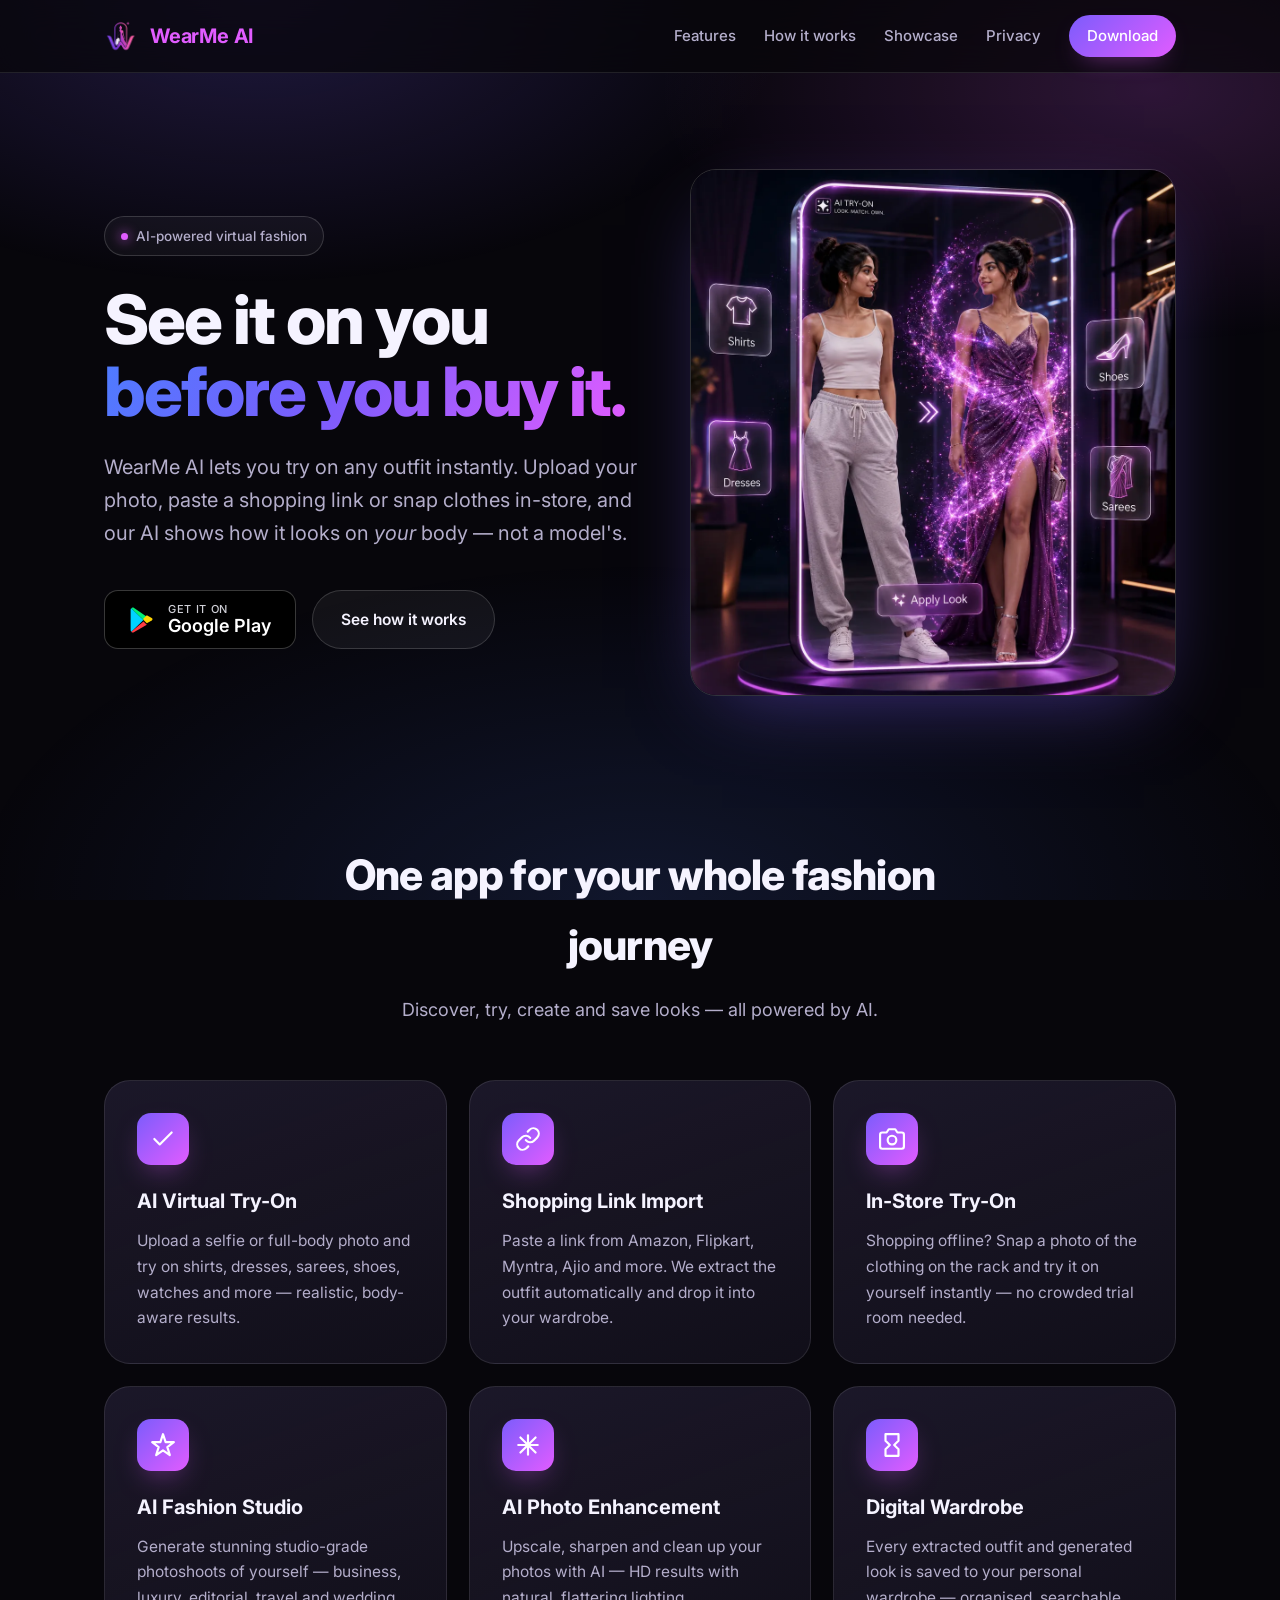
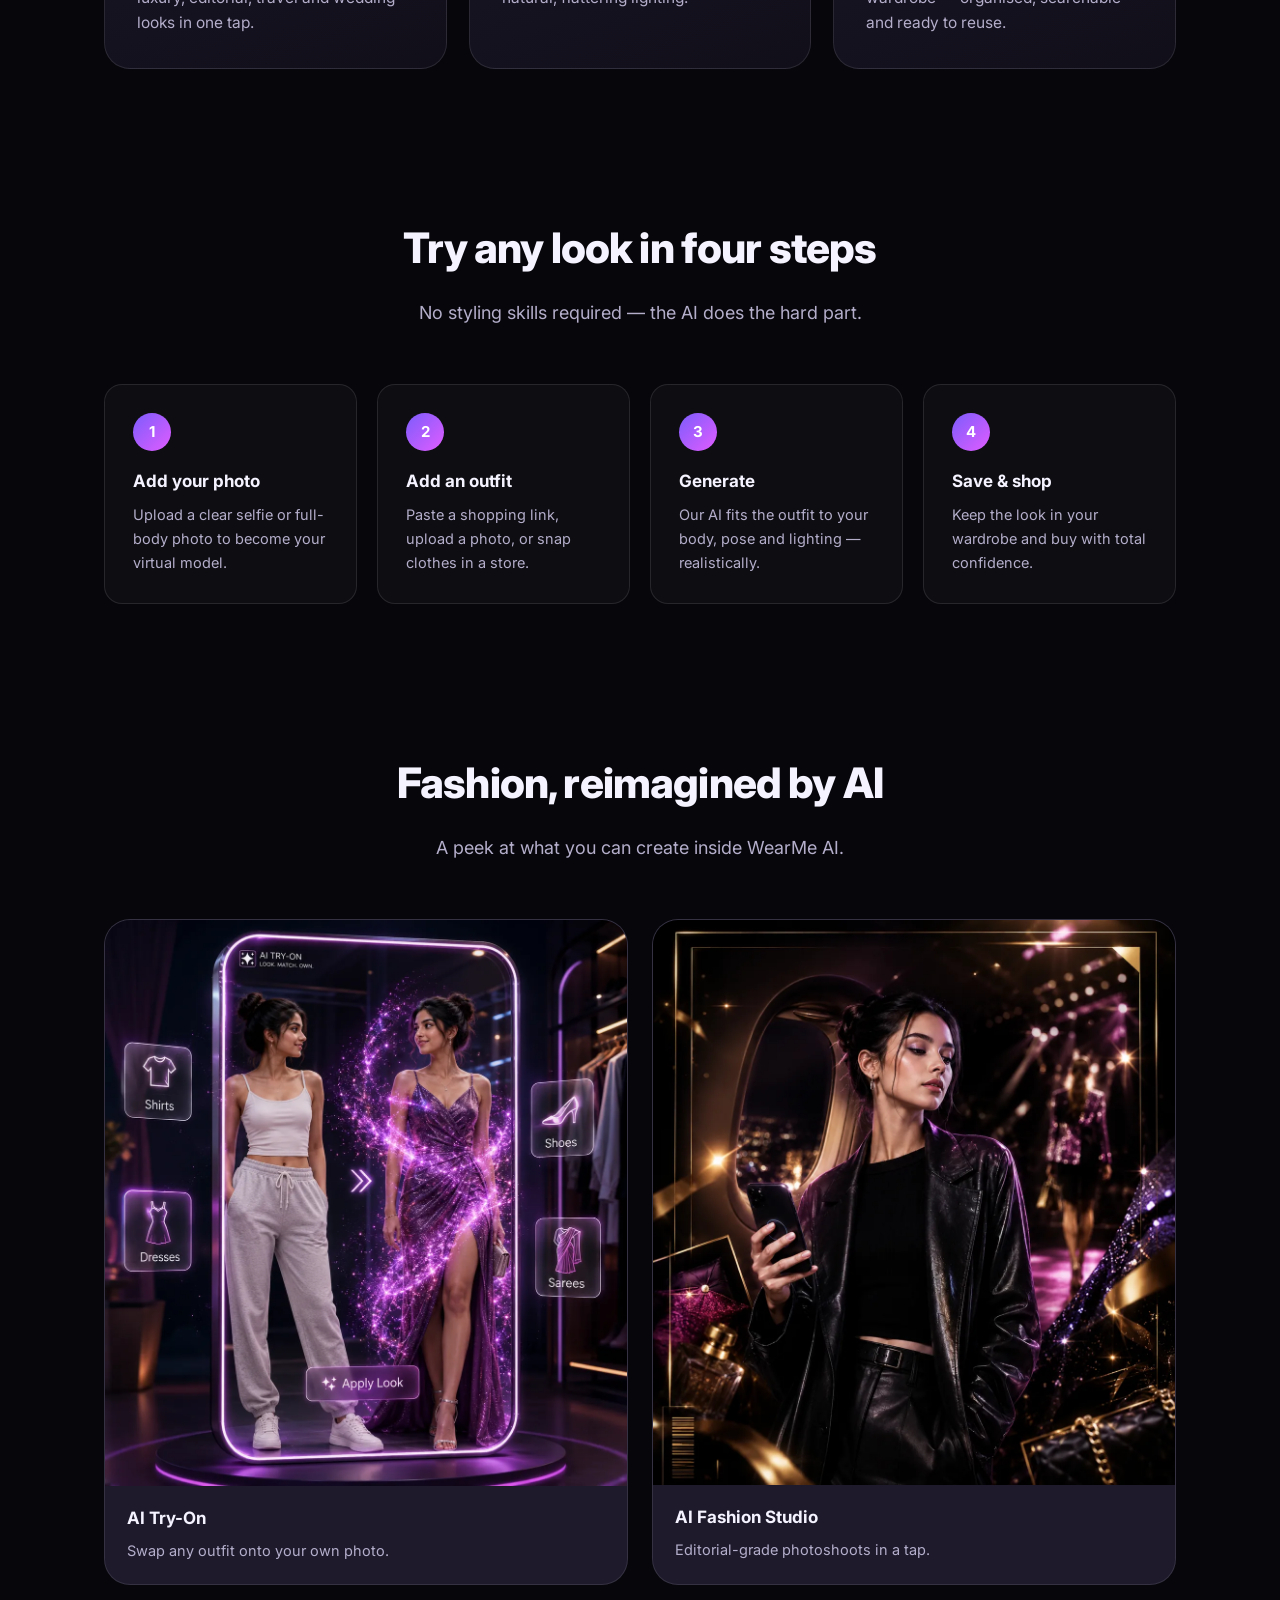
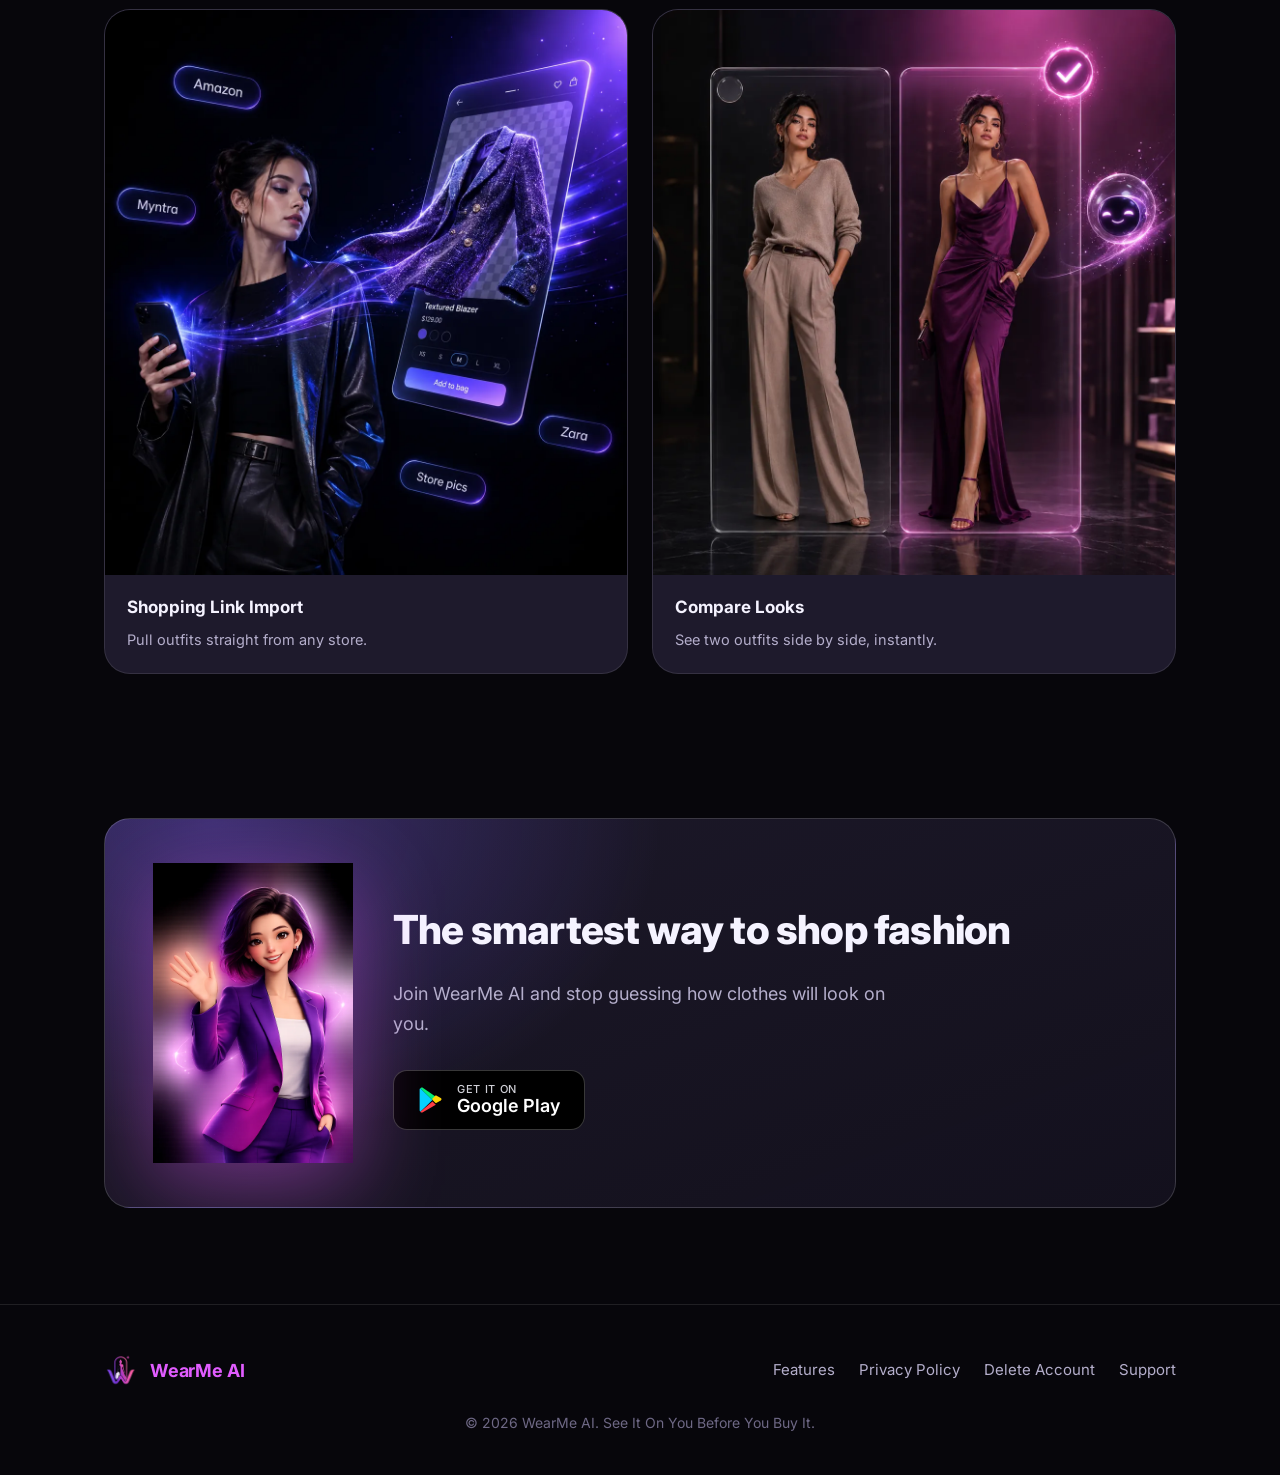
<file: index.html>
<!DOCTYPE html>
<html lang="en">
<head>
  <meta charset="UTF-8" />
  <meta name="viewport" content="width=device-width, initial-scale=1.0" />
  <title>WearMe AI — See It On You Before You Buy It</title>
  <meta name="description" content="WearMe AI is an AI-powered virtual try-on app. Upload your photo, add any outfit or shopping link, and instantly see how it looks on you before you buy." />
  <meta property="og:title" content="WearMe AI — Virtual Try-On, Powered by AI" />
  <meta property="og:description" content="See any outfit on yourself before you buy it. Virtual try-on, AI Fashion Studio, and a smart digital wardrobe." />
  <meta property="og:type" content="website" />
  <link rel="icon" href="assets/logo.png" />
  <link rel="preconnect" href="https://fonts.googleapis.com" />
  <link rel="preconnect" href="https://fonts.gstatic.com" crossorigin />
  <link href="https://fonts.googleapis.com/css2?family=Inter:wght@400;500;600;700;800&display=swap" rel="stylesheet" />
  <link rel="stylesheet" href="assets/style.css" />
</head>
<body>
  <header class="nav">
    <div class="container nav-inner">
      <a class="brand" href="./">
        <img src="assets/logo.png" alt="WearMe AI logo" />
        <span class="wordmark">WearMe<span> AI</span></span>
      </a>
      <nav class="nav-links">
        <a href="#features">Features</a>
        <a href="#how">How it works</a>
        <a href="#showcase">Showcase</a>
        <a href="privacy-policy/">Privacy</a>
        <a class="nav-download" href="https://play.google.com/store/apps/details?id=ai.wearme.wearme_ai" target="_blank" rel="noopener">Download</a>
      </nav>
      <button class="nav-toggle" id="navToggle" aria-label="Open menu" aria-expanded="false" aria-controls="mobileMenu">
        <span class="bar"></span>
        <span class="bar"></span>
        <span class="bar"></span>
      </button>
    </div>
    <!-- Mobile navigation drawer -->
    <nav class="mobile-menu" id="mobileMenu" aria-label="Mobile">
      <a href="#features">Features</a>
      <a href="#how">How it works</a>
      <a href="#showcase">Showcase</a>
      <a href="privacy-policy/">Privacy</a>
      <a class="mm-cta" href="https://play.google.com/store/apps/details?id=ai.wearme.wearme_ai" target="_blank" rel="noopener">Download on Google Play</a>
    </nav>
  </header>

  <main>
    <!-- Hero -->
    <section class="hero">
      <div class="container hero-grid">
        <div class="hero-copy">
          <span class="eyebrow"><span class="dot"></span> AI-powered virtual fashion</span>
          <h1>See it on you<br /><span class="gradient-text">before you buy it.</span></h1>
          <p class="lead">
            WearMe AI lets you try on any outfit instantly. Upload your photo, paste a
            shopping link or snap clothes in-store, and our AI shows how it looks on
            <em>your</em> body — not a model's.
          </p>
          <div class="hero-cta">
            <a class="btn-play" href="https://play.google.com/store/apps/details?id=ai.wearme.wearme_ai" target="_blank" rel="noopener">
              <svg class="play-icon" viewBox="0 0 512 512" xmlns="http://www.w3.org/2000/svg" aria-hidden="true">
                <path fill="#00D3FF" d="M47 24c-9 5-15 15-15 28v408c0 13 6 23 15 28l238-232L47 24z"/>
                <path fill="#00F076" d="M47 24l238 232 66-64L86 12C72 5 58 4 47 24z"/>
                <path fill="#FFD500" d="M285 256l66 64 96-56c22-13 22-33 0-46l-96-56-66 64z"/>
                <path fill="#FF3D44" d="M47 488c11 20 25 19 39 12l265-152-66-64-238 204z"/>
              </svg>
              <span class="pt"><small>Get it on</small><span>Google Play</span></span>
            </a>
            <a class="btn btn-ghost" href="#how">See how it works</a>
          </div>
        </div>
        <div class="hero-visual">
          <img class="hero-shot" src="assets/illustrations/onboarding_tryon.webp" alt="WearMe AI virtual try-on — before and after look" loading="eager" width="1080" height="1171" />
        </div>
      </div>
    </section>

    <!-- Features -->
    <section id="features">
      <div class="container">
        <div class="section-head">
          <h2>One app for your whole fashion journey</h2>
          <p>Discover, try, create and save looks — all powered by AI.</p>
        </div>
        <div class="grid">
          <article class="card">
            <div class="icon"><svg viewBox="0 0 24 24" fill="none" stroke="currentColor" stroke-width="2" stroke-linecap="round" stroke-linejoin="round"><path d="M20 6L9 17l-5-5"/></svg></div>
            <h3>AI Virtual Try-On</h3>
            <p>Upload a selfie or full-body photo and try on shirts, dresses, sarees, shoes, watches and more — realistic, body-aware results.</p>
          </article>
          <article class="card">
            <div class="icon"><svg viewBox="0 0 24 24" fill="none" stroke="currentColor" stroke-width="2" stroke-linecap="round" stroke-linejoin="round"><path d="M10 13a5 5 0 0 0 7.54.54l3-3a5 5 0 0 0-7.07-7.07l-1.72 1.71"/><path d="M14 11a5 5 0 0 0-7.54-.54l-3 3a5 5 0 0 0 7.07 7.07l1.71-1.71"/></svg></div>
            <h3>Shopping Link Import</h3>
            <p>Paste a link from Amazon, Flipkart, Myntra, Ajio and more. We extract the outfit automatically and drop it into your wardrobe.</p>
          </article>
          <article class="card">
            <div class="icon"><svg viewBox="0 0 24 24" fill="none" stroke="currentColor" stroke-width="2" stroke-linecap="round" stroke-linejoin="round"><path d="M23 19a2 2 0 0 1-2 2H3a2 2 0 0 1-2-2V8a2 2 0 0 1 2-2h4l2-3h6l2 3h4a2 2 0 0 1 2 2z"/><circle cx="12" cy="13" r="4"/></svg></div>
            <h3>In-Store Try-On</h3>
            <p>Shopping offline? Snap a photo of the clothing on the rack and try it on yourself instantly — no crowded trial room needed.</p>
          </article>
          <article class="card">
            <div class="icon"><svg viewBox="0 0 24 24" fill="none" stroke="currentColor" stroke-width="2" stroke-linecap="round" stroke-linejoin="round"><path d="M12 2l2.4 7.4H22l-6 4.6 2.3 7.4L12 17l-6.3 4.4L8 14 2 9.4h7.6z"/></svg></div>
            <h3>AI Fashion Studio</h3>
            <p>Generate stunning studio-grade photoshoots of yourself — business, luxury, editorial, travel and wedding looks in one tap.</p>
          </article>
          <article class="card">
            <div class="icon"><svg viewBox="0 0 24 24" fill="none" stroke="currentColor" stroke-width="2" stroke-linecap="round" stroke-linejoin="round"><path d="M12 3v18M3 12h18"/><path d="M5 5l14 14M19 5L5 19"/></svg></div>
            <h3>AI Photo Enhancement</h3>
            <p>Upscale, sharpen and clean up your photos with AI — HD results with natural, flattering lighting.</p>
          </article>
          <article class="card">
            <div class="icon"><svg viewBox="0 0 24 24" fill="none" stroke="currentColor" stroke-width="2" stroke-linecap="round" stroke-linejoin="round"><path d="M6 2h12v6l-4 4 4 4v6H6v-6l4-4-4-4z"/></svg></div>
            <h3>Digital Wardrobe</h3>
            <p>Every extracted outfit and generated look is saved to your personal wardrobe — organised, searchable and ready to reuse.</p>
          </article>
        </div>
      </div>
    </section>

    <!-- How it works -->
    <section id="how">
      <div class="container">
        <div class="section-head">
          <h2>Try any look in four steps</h2>
          <p>No styling skills required — the AI does the hard part.</p>
        </div>
        <div class="steps">
          <div class="step"><div class="num">1</div><h4>Add your photo</h4><p>Upload a clear selfie or full-body photo to become your virtual model.</p></div>
          <div class="step"><div class="num">2</div><h4>Add an outfit</h4><p>Paste a shopping link, upload a photo, or snap clothes in a store.</p></div>
          <div class="step"><div class="num">3</div><h4>Generate</h4><p>Our AI fits the outfit to your body, pose and lighting — realistically.</p></div>
          <div class="step"><div class="num">4</div><h4>Save &amp; shop</h4><p>Keep the look in your wardrobe and buy with total confidence.</p></div>
        </div>
      </div>
    </section>

    <!-- Showcase gallery -->
    <section id="showcase">
      <div class="container">
        <div class="section-head">
          <h2>Fashion, reimagined by AI</h2>
          <p>A peek at what you can create inside WearMe AI.</p>
        </div>
        <div class="showcase-grid">
          <figure class="shot">
            <div class="shot-media"><img src="assets/illustrations/onboarding_tryon.webp" alt="Virtual try-on transforming an everyday outfit into a party look" loading="lazy" width="1080" height="1171" /></div>
            <figcaption><strong>AI Try-On</strong><span>Swap any outfit onto your own photo.</span></figcaption>
          </figure>
          <figure class="shot">
            <div class="shot-media"><img src="assets/illustrations/onboarding_studio.webp" alt="AI Fashion Studio editorial photoshoot" loading="lazy" width="1080" height="1170" /></div>
            <figcaption><strong>AI Fashion Studio</strong><span>Editorial-grade photoshoots in a tap.</span></figcaption>
          </figure>
          <figure class="shot">
            <div class="shot-media"><img src="assets/illustrations/onboarding_import.webp" alt="Importing an outfit from a shopping link" loading="lazy" width="1080" height="1170" /></div>
            <figcaption><strong>Shopping Link Import</strong><span>Pull outfits straight from any store.</span></figcaption>
          </figure>
          <figure class="shot">
            <div class="shot-media"><img src="assets/illustrations/onboarding_compare.webp" alt="Comparing two looks side by side" loading="lazy" width="1080" height="1170" /></div>
            <figcaption><strong>Compare Looks</strong><span>See two outfits side by side, instantly.</span></figcaption>
          </figure>
        </div>
      </div>
    </section>

    <!-- CTA -->
    <section>
      <div class="container">
        <div class="cta-band">
          <img class="cta-mascot" src="assets/illustrations/character_mira_wave.webp" alt="Mira waving hello" loading="lazy" width="1024" height="1536" />
          <div class="cta-copy">
            <h2>The smartest way to shop fashion</h2>
            <p>Join WearMe AI and stop guessing how clothes will look on you.</p>
            <div class="cta-actions">
              <a class="btn-play" href="https://play.google.com/store/apps/details?id=ai.wearme.wearme_ai" target="_blank" rel="noopener">
                <svg class="play-icon" viewBox="0 0 512 512" xmlns="http://www.w3.org/2000/svg" aria-hidden="true">
                  <path fill="#00D3FF" d="M47 24c-9 5-15 15-15 28v408c0 13 6 23 15 28l238-232L47 24z"/>
                  <path fill="#00F076" d="M47 24l238 232 66-64L86 12C72 5 58 4 47 24z"/>
                  <path fill="#FFD500" d="M285 256l66 64 96-56c22-13 22-33 0-46l-96-56-66 64z"/>
                  <path fill="#FF3D44" d="M47 488c11 20 25 19 39 12l265-152-66-64-238 204z"/>
                </svg>
                <span class="pt"><small>Get it on</small><span>Google Play</span></span>
              </a>
            </div>
          </div>
        </div>
      </div>
    </section>
  </main>

  <footer class="site">
    <div class="container">
      <div class="footer-inner">
        <a class="brand" href="./">
          <img src="assets/logo.png" alt="WearMe AI logo" width="30" height="30" />
          <span class="wordmark">WearMe<span> AI</span></span>
        </a>
        <nav class="footer-links">
          <a href="#features">Features</a>
          <a href="privacy-policy/">Privacy Policy</a>
          <a href="delete-account/">Delete Account</a>
          <a href="mailto:harshadsalunke2002@gmail.com">Support</a>
        </nav>
      </div>
      <p class="copyright">© 2026 WearMe AI. See It On You Before You Buy It.</p>
    </div>
  </footer>

  <script>
    (function () {
      var toggle = document.getElementById('navToggle');
      var menu = document.getElementById('mobileMenu');
      if (!toggle || !menu) return;

      function setOpen(open) {
        menu.classList.toggle('open', open);
        toggle.classList.toggle('is-active', open);
        toggle.setAttribute('aria-expanded', open ? 'true' : 'false');
        document.body.classList.toggle('menu-open', open);
      }

      toggle.addEventListener('click', function () {
        setOpen(!menu.classList.contains('open'));
      });

      // Close the drawer after tapping any link inside it
      menu.querySelectorAll('a').forEach(function (link) {
        link.addEventListener('click', function () { setOpen(false); });
      });

      // Close on Escape
      document.addEventListener('keydown', function (e) {
        if (e.key === 'Escape') setOpen(false);
      });
    })();
  </script>
</body>
</html>
</file>
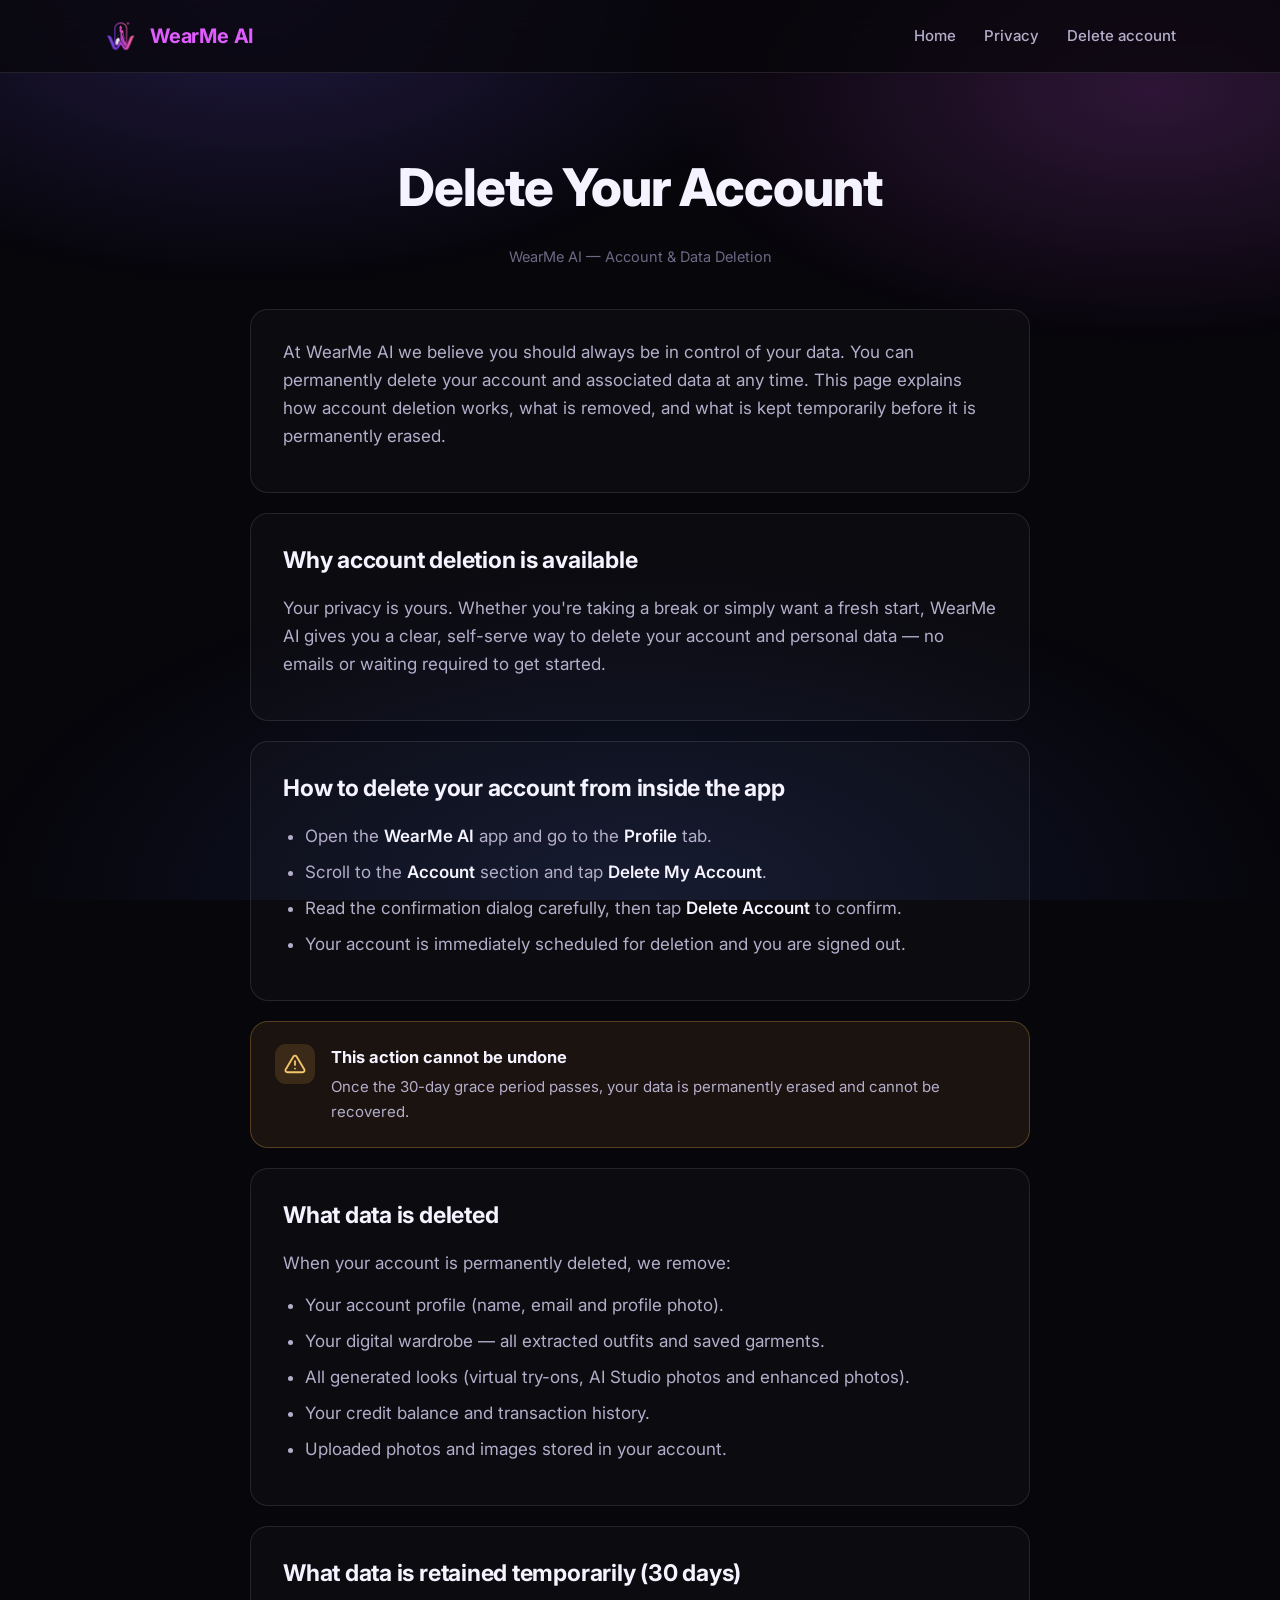
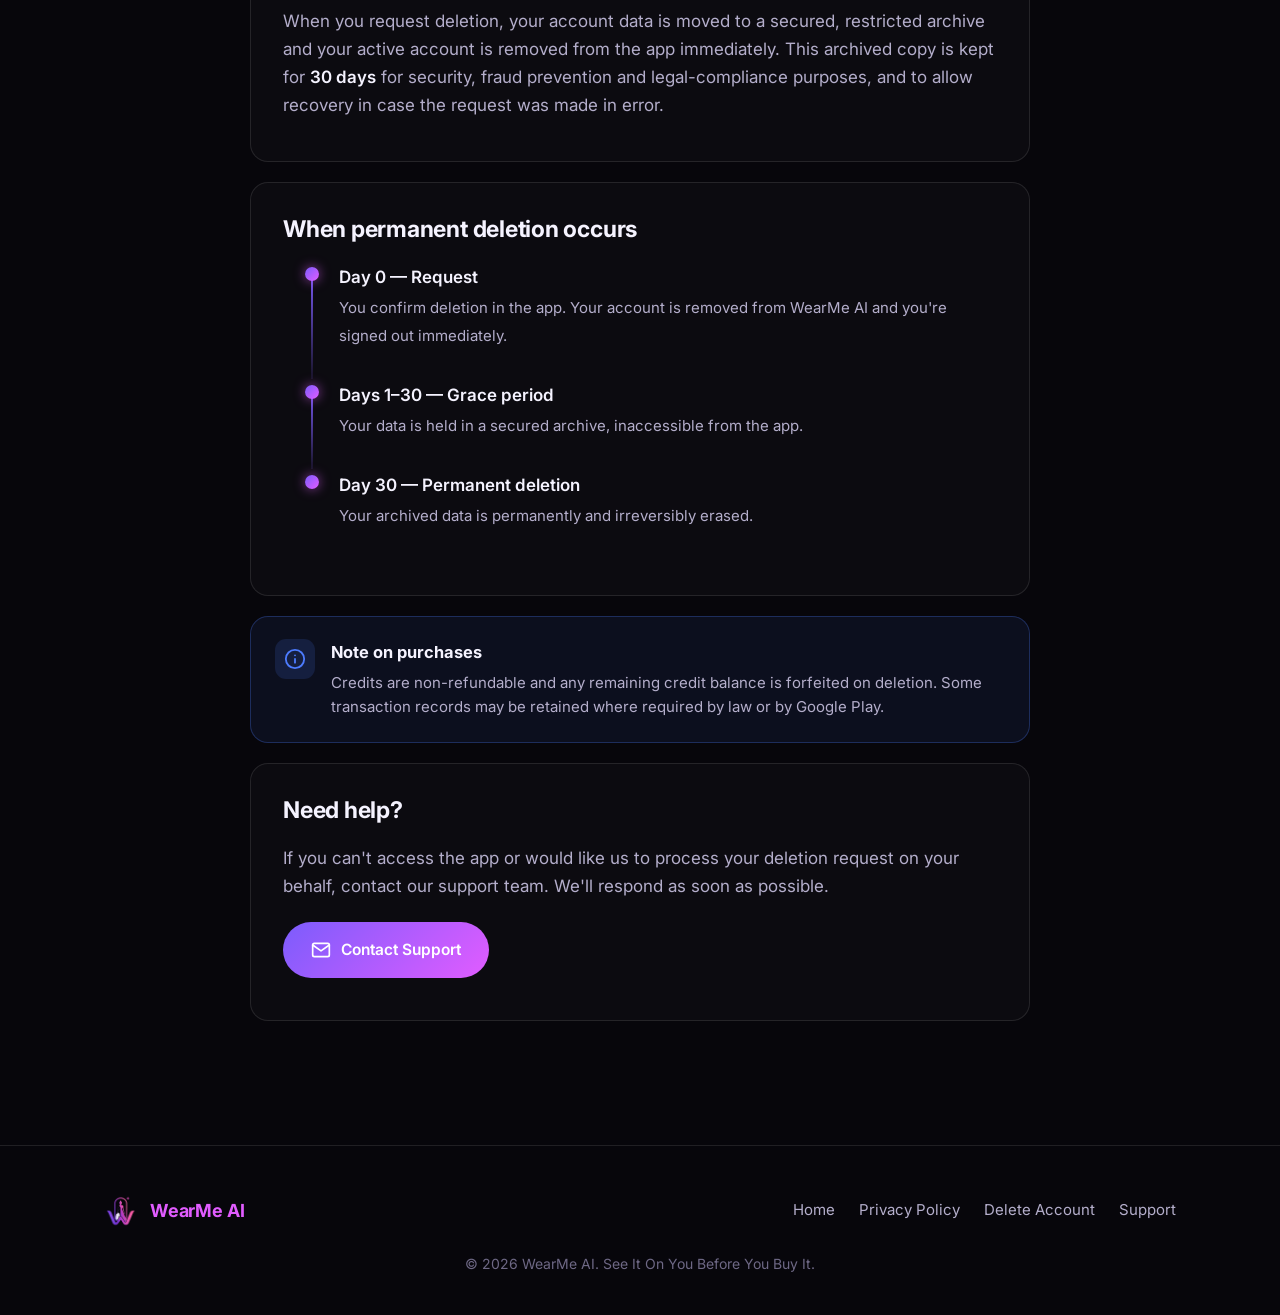
<file: delete-account/index.html>
<!DOCTYPE html>
<html lang="en">
<head>
  <meta charset="UTF-8" />
  <meta name="viewport" content="width=device-width, initial-scale=1.0" />
  <title>Delete Your Account — WearMe AI</title>
  <meta name="description" content="How to delete your WearMe AI account, what data is removed, and what is retained temporarily before permanent deletion." />
  <link rel="icon" href="../assets/logo.png" />
  <link rel="preconnect" href="https://fonts.googleapis.com" />
  <link rel="preconnect" href="https://fonts.gstatic.com" crossorigin />
  <link href="https://fonts.googleapis.com/css2?family=Inter:wght@400;500;600;700;800&display=swap" rel="stylesheet" />
  <link rel="stylesheet" href="../assets/style.css" />
</head>
<body>
  <header class="nav">
    <div class="container nav-inner">
      <a class="brand" href="../">
        <img src="../assets/logo.png" alt="WearMe AI logo" />
        <span class="wordmark">WearMe<span> AI</span></span>
      </a>
      <nav class="nav-links">
        <a href="../">Home</a>
        <a href="../privacy-policy/">Privacy</a>
        <a href="../delete-account/">Delete account</a>
      </nav>
    </div>
  </header>

  <main>
    <section class="page-hero">
      <div class="container">
        <h1>Delete Your Account</h1>
        <p class="updated">WearMe AI — Account &amp; Data Deletion</p>
      </div>
    </section>

    <div class="container">
      <div class="prose">
        <div class="block">
          <p>
            At WearMe AI we believe you should always be in control of your data. You can
            permanently delete your account and associated data at any time. This page
            explains how account deletion works, what is removed, and what is kept
            temporarily before it is permanently erased.
          </p>
        </div>

        <div class="block">
          <h2>Why account deletion is available</h2>
          <p>
            Your privacy is yours. Whether you're taking a break or simply want a fresh
            start, WearMe AI gives you a clear, self-serve way to delete your account and
            personal data — no emails or waiting required to get started.
          </p>
        </div>

        <div class="block">
          <h2>How to delete your account from inside the app</h2>
          <ul>
            <li>Open the <strong>WearMe AI</strong> app and go to the <strong>Profile</strong> tab.</li>
            <li>Scroll to the <strong>Account</strong> section and tap <strong>Delete My Account</strong>.</li>
            <li>Read the confirmation dialog carefully, then tap <strong>Delete Account</strong> to confirm.</li>
            <li>Your account is immediately scheduled for deletion and you are signed out.</li>
          </ul>
        </div>

        <div class="callout warn">
          <div class="c-icon"><svg viewBox="0 0 24 24" fill="none" stroke="currentColor" stroke-width="2" stroke-linecap="round" stroke-linejoin="round"><path d="M10.29 3.86L1.82 18a2 2 0 0 0 1.71 3h16.94a2 2 0 0 0 1.71-3L13.71 3.86a2 2 0 0 0-3.42 0z"/><line x1="12" y1="9" x2="12" y2="13"/><line x1="12" y1="17" x2="12.01" y2="17"/></svg></div>
          <div>
            <h3>This action cannot be undone</h3>
            <p>Once the 30-day grace period passes, your data is permanently erased and cannot be recovered.</p>
          </div>
        </div>

        <div class="block">
          <h2>What data is deleted</h2>
          <p>When your account is permanently deleted, we remove:</p>
          <ul>
            <li>Your account profile (name, email and profile photo).</li>
            <li>Your digital wardrobe — all extracted outfits and saved garments.</li>
            <li>All generated looks (virtual try-ons, AI Studio photos and enhanced photos).</li>
            <li>Your credit balance and transaction history.</li>
            <li>Uploaded photos and images stored in your account.</li>
          </ul>
        </div>

        <div class="block">
          <h2>What data is retained temporarily (30 days)</h2>
          <p>
            When you request deletion, your account data is moved to a secured, restricted
            archive and your active account is removed from the app immediately. This
            archived copy is kept for <strong>30 days</strong> for security, fraud
            prevention and legal-compliance purposes, and to allow recovery in case the
            request was made in error.
          </p>
        </div>

        <div class="block">
          <h2>When permanent deletion occurs</h2>
          <ul class="timeline">
            <li><strong>Day 0 — Request</strong><span>You confirm deletion in the app. Your account is removed from WearMe AI and you're signed out immediately.</span></li>
            <li><strong>Days 1–30 — Grace period</strong><span>Your data is held in a secured archive, inaccessible from the app.</span></li>
            <li><strong>Day 30 — Permanent deletion</strong><span>Your archived data is permanently and irreversibly erased.</span></li>
          </ul>
        </div>

        <div class="callout info">
          <div class="c-icon"><svg viewBox="0 0 24 24" fill="none" stroke="currentColor" stroke-width="2" stroke-linecap="round" stroke-linejoin="round"><circle cx="12" cy="12" r="10"/><line x1="12" y1="16" x2="12" y2="12"/><line x1="12" y1="8" x2="12.01" y2="8"/></svg></div>
          <div>
            <h3>Note on purchases</h3>
            <p>Credits are non-refundable and any remaining credit balance is forfeited on deletion. Some transaction records may be retained where required by law or by Google Play.</p>
          </div>
        </div>

        <div class="block">
          <h2>Need help?</h2>
          <p>
            If you can't access the app or would like us to process your deletion request
            on your behalf, contact our support team. We'll respond as soon as possible.
          </p>
          <p style="margin-top:22px;">
            <a class="btn btn-primary" href="mailto:harshadsalunke2002@gmail.com?subject=Delete%20WearmeAI%20Account&body=Hi%20WearMe%20AI%20team%2C%0A%0AI%20would%20like%20to%20delete%20my%20WearMe%20AI%20account.%0A%0AAccount%20email%3A%20">
              <svg viewBox="0 0 24 24" fill="none" stroke="currentColor" stroke-width="2" stroke-linecap="round" stroke-linejoin="round"><path d="M4 4h16a2 2 0 0 1 2 2v12a2 2 0 0 1-2 2H4a2 2 0 0 1-2-2V6a2 2 0 0 1 2-2z"/><polyline points="22,6 12,13 2,6"/></svg>
              Contact Support
            </a>
          </p>
        </div>
      </div>
    </div>
  </main>

  <footer class="site">
    <div class="container">
      <div class="footer-inner">
        <a class="brand" href="../">
          <img src="../assets/logo.png" alt="WearMe AI logo" width="30" height="30" />
          <span class="wordmark">WearMe<span> AI</span></span>
        </a>
        <nav class="footer-links">
          <a href="../">Home</a>
          <a href="../privacy-policy/">Privacy Policy</a>
          <a href="../delete-account/">Delete Account</a>
          <a href="mailto:harshadsalunke2002@gmail.com">Support</a>
        </nav>
      </div>
      <p class="copyright">© 2026 WearMe AI. See It On You Before You Buy It.</p>
    </div>
  </footer>
</body>
</html>
</file>
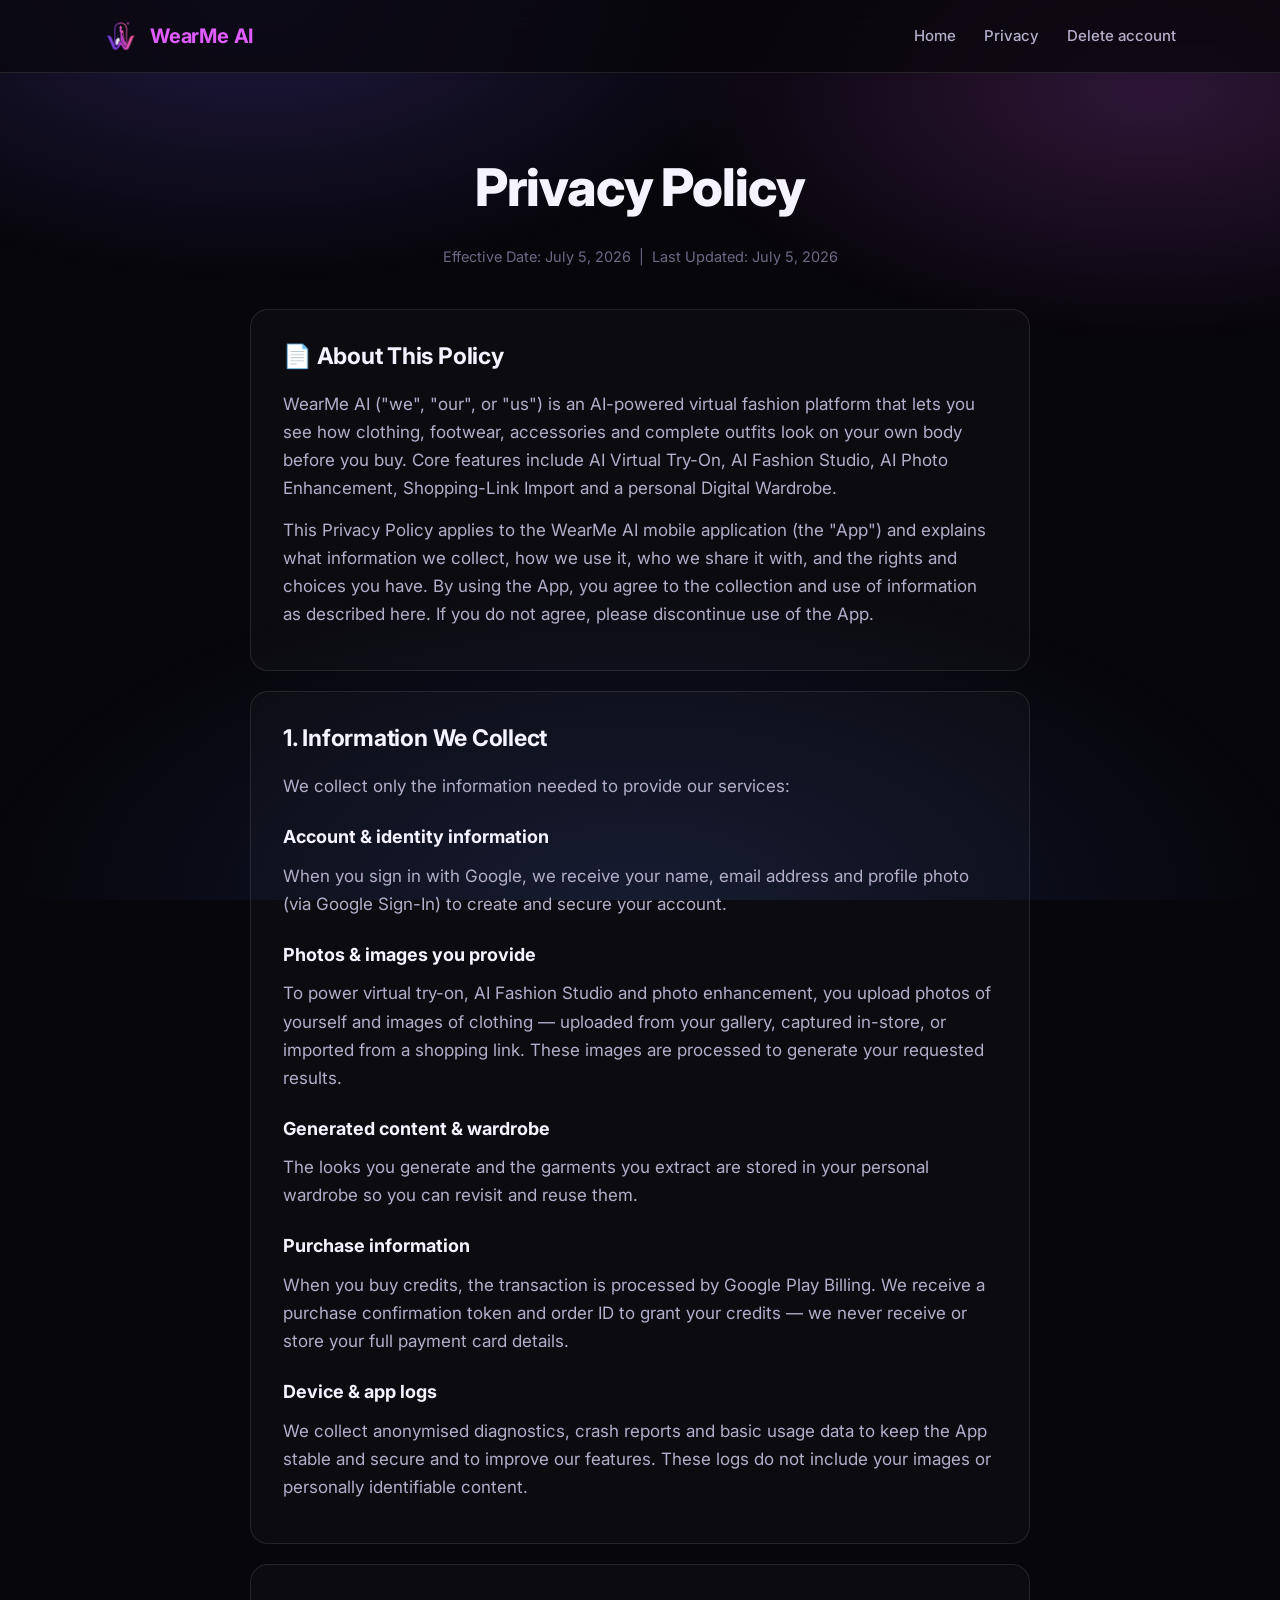
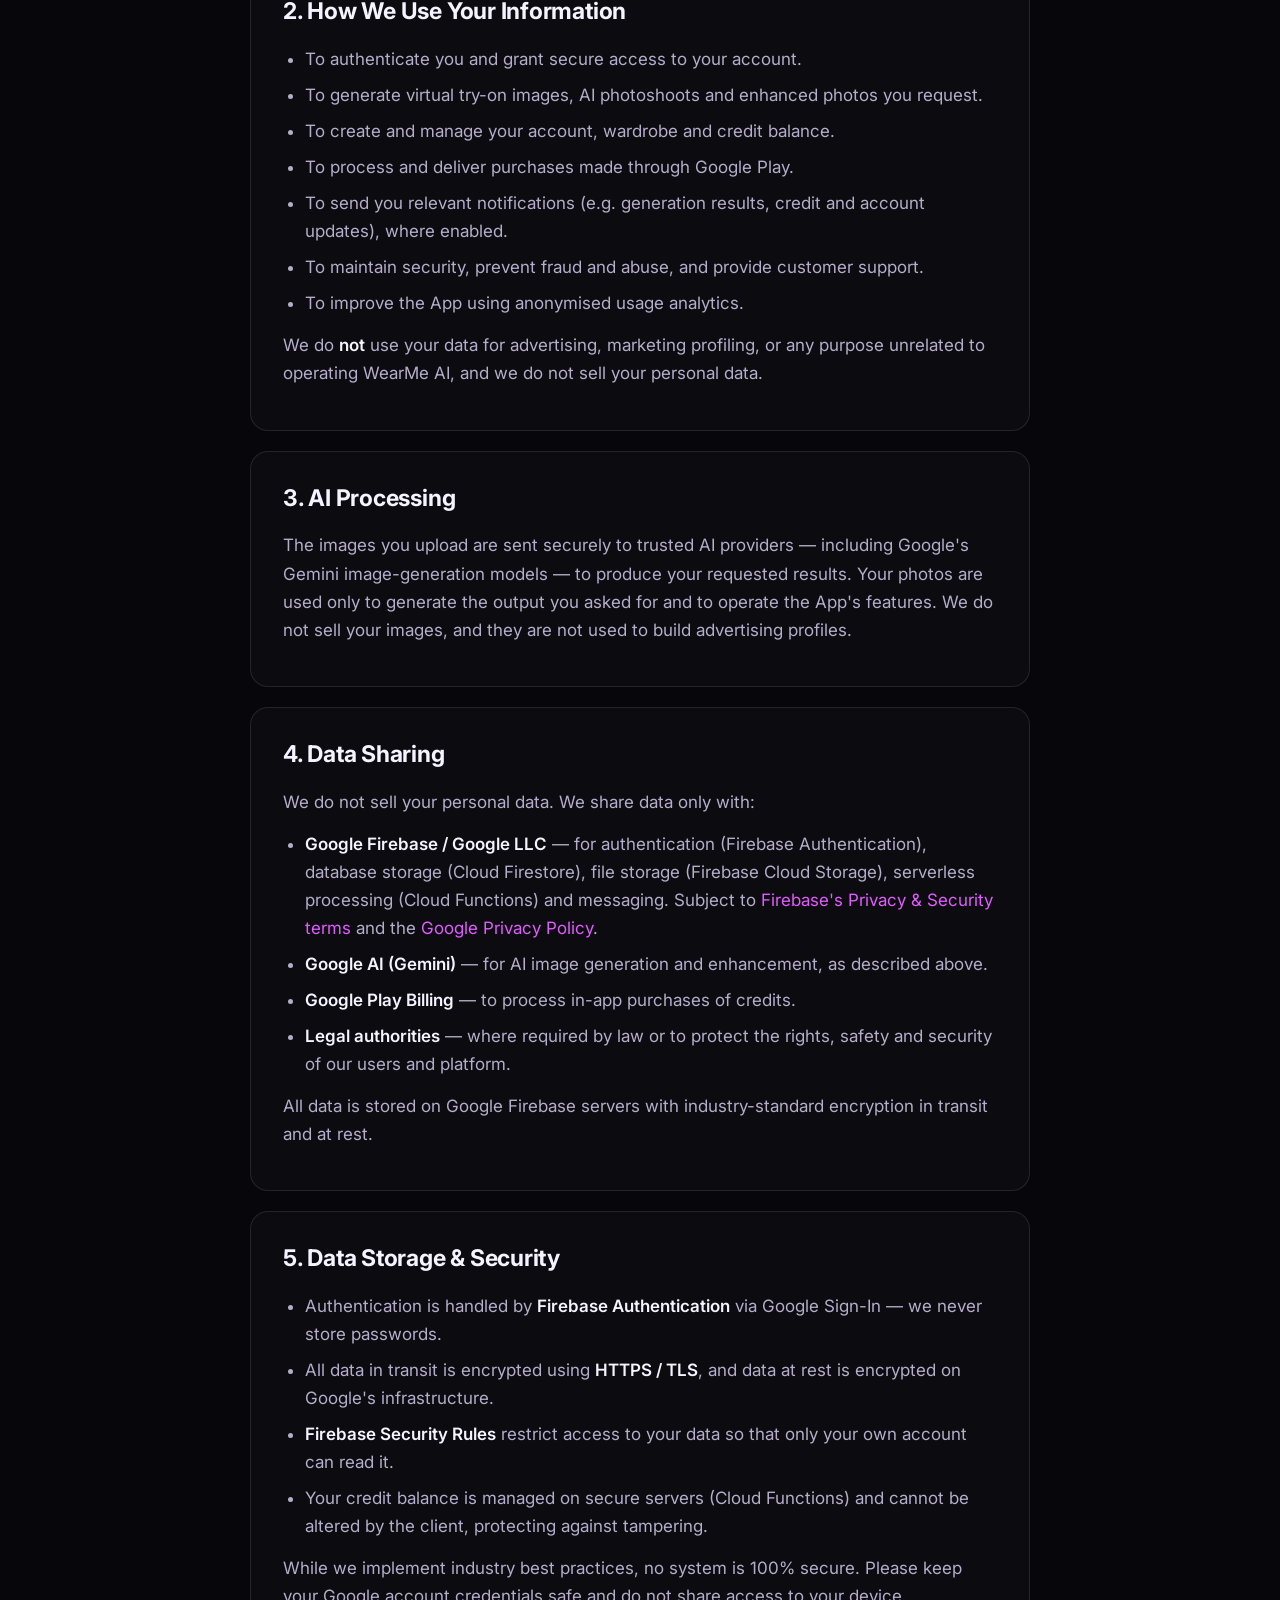
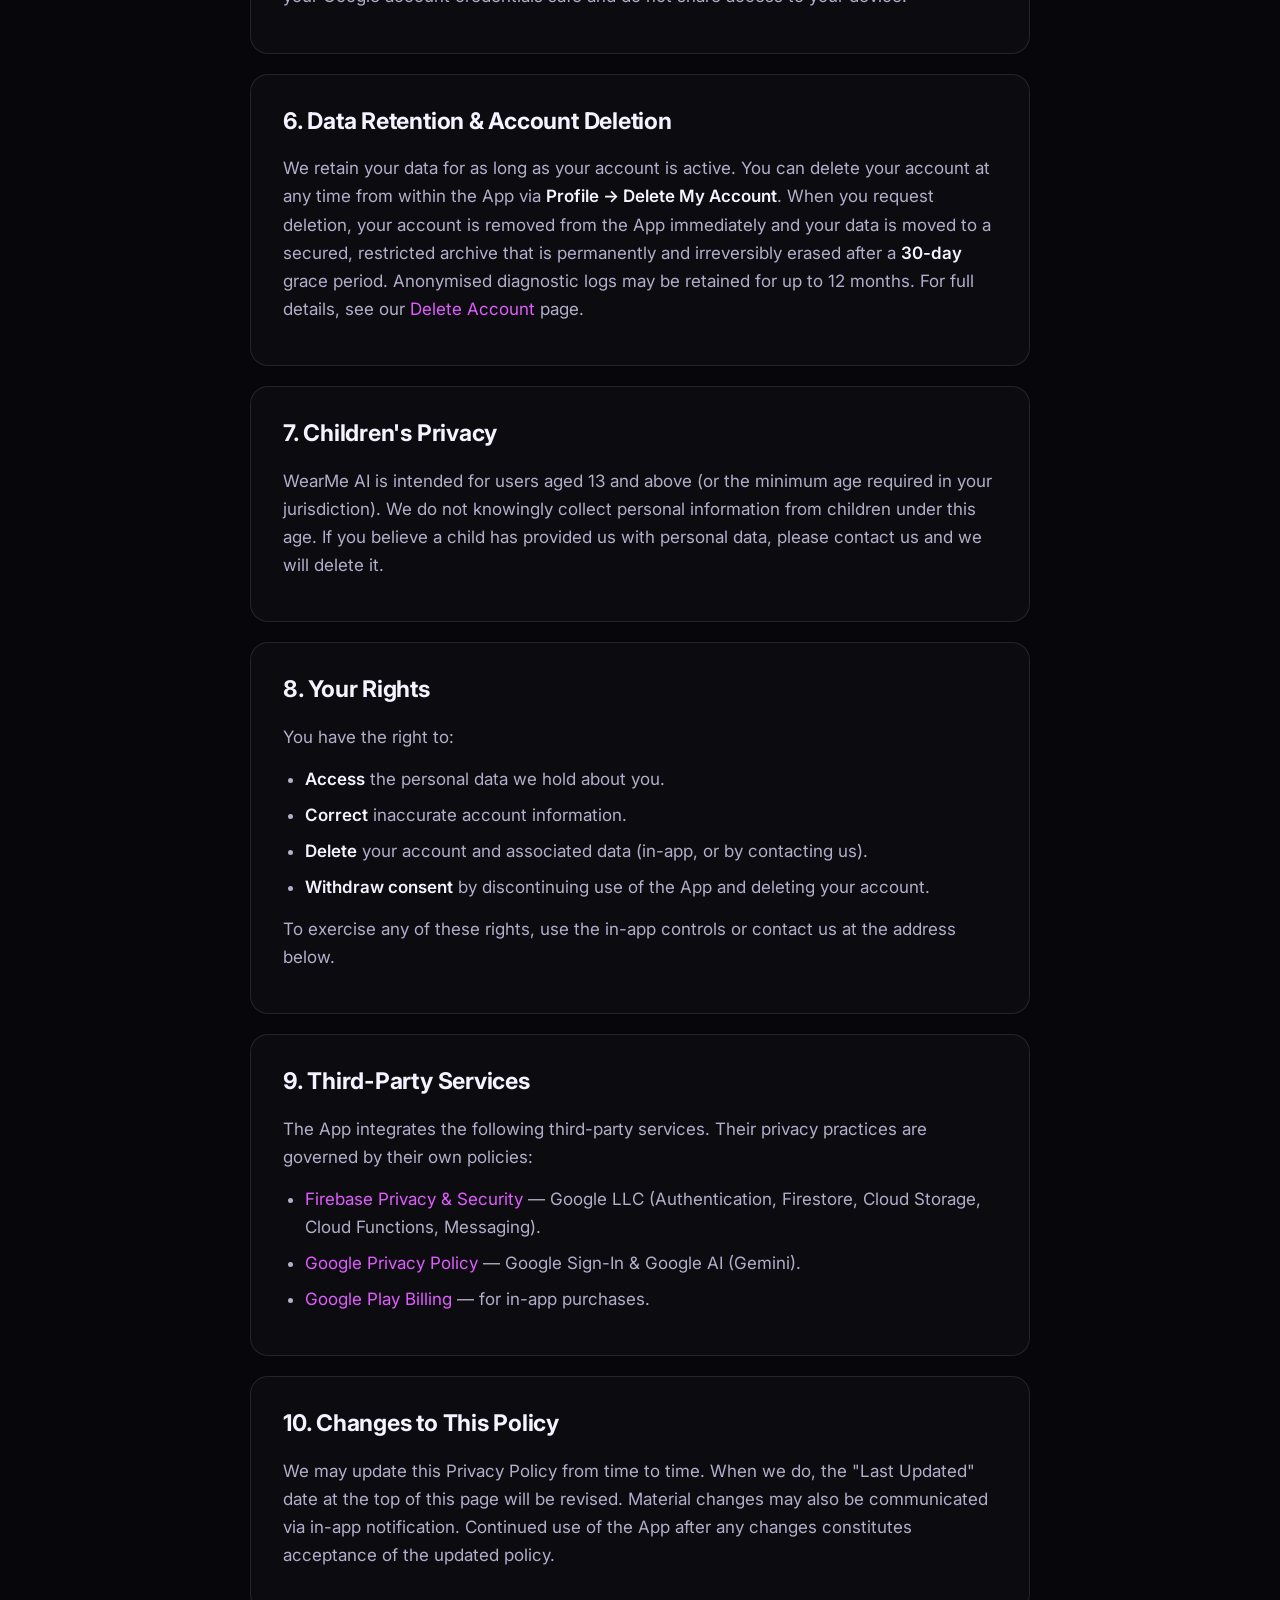
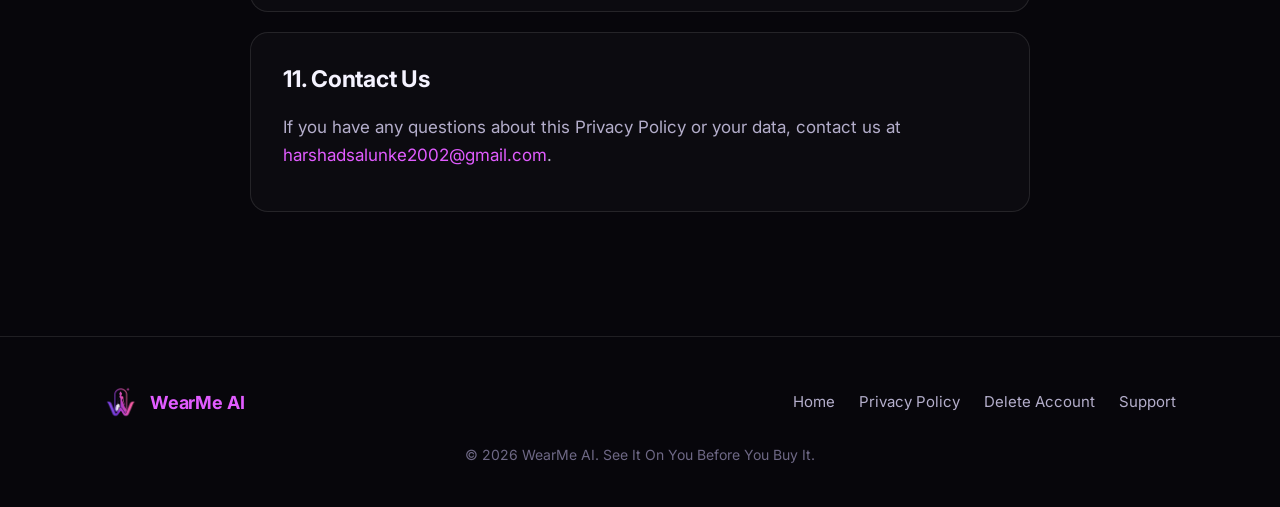
<file: privacy-policy/index.html>
<!DOCTYPE html>
<html lang="en">
<head>
  <meta charset="UTF-8" />
  <meta name="viewport" content="width=device-width, initial-scale=1.0" />
  <title>Privacy Policy — WearMe AI</title>
  <meta name="description" content="How WearMe AI collects, uses, stores, shares and protects your data — including the Google and Firebase services we rely on. Read our full privacy policy." />
  <link rel="icon" href="../assets/logo.png" />
  <link rel="preconnect" href="https://fonts.googleapis.com" />
  <link rel="preconnect" href="https://fonts.gstatic.com" crossorigin />
  <link href="https://fonts.googleapis.com/css2?family=Inter:wght@400;500;600;700;800&display=swap" rel="stylesheet" />
  <link rel="stylesheet" href="../assets/style.css" />
</head>
<body>
  <header class="nav">
    <div class="container nav-inner">
      <a class="brand" href="../">
        <img src="../assets/logo.png" alt="WearMe AI logo" />
        <span class="wordmark">WearMe<span> AI</span></span>
      </a>
      <nav class="nav-links">
        <a href="../">Home</a>
        <a href="../privacy-policy/">Privacy</a>
        <a href="../delete-account/">Delete account</a>
      </nav>
    </div>
  </header>

  <main>
    <section class="page-hero">
      <div class="container">
        <h1>Privacy Policy</h1>
        <p class="updated">Effective Date: July 5, 2026 &nbsp;|&nbsp; Last Updated: July 5, 2026</p>
      </div>
    </section>

    <div class="container">
      <div class="prose">
        <div class="block">
          <h2>📄 About This Policy</h2>
          <p>
            WearMe AI ("we", "our", or "us") is an AI-powered virtual fashion
            platform that lets you see how clothing, footwear, accessories and
            complete outfits look on your own body before you buy. Core features
            include AI Virtual Try-On, AI Fashion Studio, AI Photo Enhancement,
            Shopping-Link Import and a personal Digital Wardrobe.
          </p>
          <p>
            This Privacy Policy applies to the WearMe AI mobile application (the
            "App") and explains what information we collect, how we use it, who we
            share it with, and the rights and choices you have. By using the App,
            you agree to the collection and use of information as described here.
            If you do not agree, please discontinue use of the App.
          </p>
        </div>

        <div class="block">
          <h2>1. Information We Collect</h2>
          <p>We collect only the information needed to provide our services:</p>
          <h3>Account &amp; identity information</h3>
          <p>When you sign in with Google, we receive your name, email address and profile photo (via Google Sign-In) to create and secure your account.</p>
          <h3>Photos &amp; images you provide</h3>
          <p>To power virtual try-on, AI Fashion Studio and photo enhancement, you upload photos of yourself and images of clothing — uploaded from your gallery, captured in-store, or imported from a shopping link. These images are processed to generate your requested results.</p>
          <h3>Generated content &amp; wardrobe</h3>
          <p>The looks you generate and the garments you extract are stored in your personal wardrobe so you can revisit and reuse them.</p>
          <h3>Purchase information</h3>
          <p>When you buy credits, the transaction is processed by Google Play Billing. We receive a purchase confirmation token and order ID to grant your credits — we never receive or store your full payment card details.</p>
          <h3>Device &amp; app logs</h3>
          <p>We collect anonymised diagnostics, crash reports and basic usage data to keep the App stable and secure and to improve our features. These logs do not include your images or personally identifiable content.</p>
        </div>

        <div class="block">
          <h2>2. How We Use Your Information</h2>
          <ul>
            <li>To authenticate you and grant secure access to your account.</li>
            <li>To generate virtual try-on images, AI photoshoots and enhanced photos you request.</li>
            <li>To create and manage your account, wardrobe and credit balance.</li>
            <li>To process and deliver purchases made through Google Play.</li>
            <li>To send you relevant notifications (e.g. generation results, credit and account updates), where enabled.</li>
            <li>To maintain security, prevent fraud and abuse, and provide customer support.</li>
            <li>To improve the App using anonymised usage analytics.</li>
          </ul>
          <p>We do <strong>not</strong> use your data for advertising, marketing profiling, or any purpose unrelated to operating WearMe AI, and we do not sell your personal data.</p>
        </div>

        <div class="block">
          <h2>3. AI Processing</h2>
          <p>
            The images you upload are sent securely to trusted AI providers —
            including Google's Gemini image-generation models — to produce your
            requested results. Your photos are used only to generate the output
            you asked for and to operate the App's features. We do not sell your
            images, and they are not used to build advertising profiles.
          </p>
        </div>

        <div class="block">
          <h2>4. Data Sharing</h2>
          <p>We do not sell your personal data. We share data only with:</p>
          <ul>
            <li><strong>Google Firebase / Google LLC</strong> — for authentication (Firebase Authentication), database storage (Cloud Firestore), file storage (Firebase Cloud Storage), serverless processing (Cloud Functions) and messaging. Subject to <a href="https://firebase.google.com/support/privacy" target="_blank" rel="noopener">Firebase's Privacy &amp; Security terms</a> and the <a href="https://policies.google.com/privacy" target="_blank" rel="noopener">Google Privacy Policy</a>.</li>
            <li><strong>Google AI (Gemini)</strong> — for AI image generation and enhancement, as described above.</li>
            <li><strong>Google Play Billing</strong> — to process in-app purchases of credits.</li>
            <li><strong>Legal authorities</strong> — where required by law or to protect the rights, safety and security of our users and platform.</li>
          </ul>
          <p>All data is stored on Google Firebase servers with industry-standard encryption in transit and at rest.</p>
        </div>

        <div class="block">
          <h2>5. Data Storage &amp; Security</h2>
          <ul>
            <li>Authentication is handled by <strong>Firebase Authentication</strong> via Google Sign-In — we never store passwords.</li>
            <li>All data in transit is encrypted using <strong>HTTPS / TLS</strong>, and data at rest is encrypted on Google's infrastructure.</li>
            <li><strong>Firebase Security Rules</strong> restrict access to your data so that only your own account can read it.</li>
            <li>Your credit balance is managed on secure servers (Cloud Functions) and cannot be altered by the client, protecting against tampering.</li>
          </ul>
          <p>While we implement industry best practices, no system is 100% secure. Please keep your Google account credentials safe and do not share access to your device.</p>
        </div>

        <div class="block">
          <h2>6. Data Retention &amp; Account Deletion</h2>
          <p>
            We retain your data for as long as your account is active. You can
            delete your account at any time from within the App via
            <strong>Profile → Delete My Account</strong>. When you request
            deletion, your account is removed from the App immediately and your
            data is moved to a secured, restricted archive that is permanently and
            irreversibly erased after a <strong>30-day</strong> grace period.
            Anonymised diagnostic logs may be retained for up to 12 months. For
            full details, see our <a href="../delete-account/">Delete Account</a> page.
          </p>
        </div>

        <div class="block">
          <h2>7. Children's Privacy</h2>
          <p>
            WearMe AI is intended for users aged 13 and above (or the minimum age
            required in your jurisdiction). We do not knowingly collect personal
            information from children under this age. If you believe a child has
            provided us with personal data, please contact us and we will delete it.
          </p>
        </div>

        <div class="block">
          <h2>8. Your Rights</h2>
          <p>You have the right to:</p>
          <ul>
            <li><strong>Access</strong> the personal data we hold about you.</li>
            <li><strong>Correct</strong> inaccurate account information.</li>
            <li><strong>Delete</strong> your account and associated data (in-app, or by contacting us).</li>
            <li><strong>Withdraw consent</strong> by discontinuing use of the App and deleting your account.</li>
          </ul>
          <p>To exercise any of these rights, use the in-app controls or contact us at the address below.</p>
        </div>

        <div class="block">
          <h2>9. Third-Party Services</h2>
          <p>The App integrates the following third-party services. Their privacy practices are governed by their own policies:</p>
          <ul>
            <li><a href="https://firebase.google.com/support/privacy" target="_blank" rel="noopener">Firebase Privacy &amp; Security</a> — Google LLC (Authentication, Firestore, Cloud Storage, Cloud Functions, Messaging).</li>
            <li><a href="https://policies.google.com/privacy" target="_blank" rel="noopener">Google Privacy Policy</a> — Google Sign-In &amp; Google AI (Gemini).</li>
            <li><a href="https://play.google.com/about/play-terms/" target="_blank" rel="noopener">Google Play Billing</a> — for in-app purchases.</li>
          </ul>
        </div>

        <div class="block">
          <h2>10. Changes to This Policy</h2>
          <p>
            We may update this Privacy Policy from time to time. When we do, the
            "Last Updated" date at the top of this page will be revised. Material
            changes may also be communicated via in-app notification. Continued use
            of the App after any changes constitutes acceptance of the updated policy.
          </p>
        </div>

        <div class="block">
          <h2>11. Contact Us</h2>
          <p>
            If you have any questions about this Privacy Policy or your data,
            contact us at
            <a href="mailto:harshadsalunke2002@gmail.com">harshadsalunke2002@gmail.com</a>.
          </p>
        </div>
      </div>
    </div>
  </main>

  <footer class="site">
    <div class="container">
      <div class="footer-inner">
        <a class="brand" href="../">
          <img src="../assets/logo.png" alt="WearMe AI logo" width="30" height="30" />
          <span class="wordmark">WearMe<span> AI</span></span>
        </a>
        <nav class="footer-links">
          <a href="../">Home</a>
          <a href="../privacy-policy/">Privacy Policy</a>
          <a href="../delete-account/">Delete Account</a>
          <a href="mailto:harshadsalunke2002@gmail.com">Support</a>
        </nav>
      </div>
      <p class="copyright">© 2026 WearMe AI. See It On You Before You Buy It.</p>
    </div>
  </footer>
</body>
</html>
</file>
<file: assets/style.css>
/* ==========================================================================
   WearMe AI — website design system
   Dark-premium fashion-tech aesthetic. Obsidian canvas + violet→magenta brand
   gradient, glassmorphism, generous spacing, modern type.
   Mirrors lib/core/theme/app_colors.dart.
   ========================================================================== */

:root {
  --obsidian: #07060B;
  --night: #0E0C16;
  --surface: #15121F;
  --surface-elevated: #1E1A2C;
  --border: rgba(255, 255, 255, 0.10);
  --border-strong: rgba(255, 255, 255, 0.16);

  --violet: #7C5CFC;
  --magenta: #E15CFF;
  --electric-blue: #4D7CFF;
  --gold: #F5C56B;

  --text-primary: #F5F3FF;
  --text-secondary: #B4AECB;
  --text-tertiary: #6E6885;

  --brand-gradient: linear-gradient(135deg, #7C5CFC 0%, #E15CFF 100%);
  --brand-gradient-wide: linear-gradient(120deg, #4D7CFF 0%, #7C5CFC 45%, #E15CFF 100%);

  --radius-sm: 12px;
  --radius: 18px;
  --radius-lg: 26px;
  --shadow-glow: 0 24px 80px -32px rgba(124, 92, 252, 0.55);
  --maxw: 1120px;
  --font: 'Inter', -apple-system, BlinkMacSystemFont, 'Segoe UI', Roboto, Helvetica, Arial, sans-serif;
}

* { box-sizing: border-box; margin: 0; padding: 0; }

html { scroll-behavior: smooth; -webkit-text-size-adjust: 100%; }

body {
  font-family: var(--font);
  background: var(--obsidian);
  color: var(--text-primary);
  line-height: 1.65;
  font-size: 17px;
  overflow-x: hidden;
  -webkit-font-smoothing: antialiased;
}

/* Ambient aurora glow behind the whole page */
body::before {
  content: '';
  position: fixed;
  inset: 0;
  z-index: -1;
  background:
    radial-gradient(60% 45% at 20% 0%, rgba(124, 92, 252, 0.22), transparent 70%),
    radial-gradient(55% 40% at 90% 10%, rgba(225, 92, 255, 0.18), transparent 70%),
    radial-gradient(70% 50% at 50% 100%, rgba(77, 124, 255, 0.14), transparent 75%);
  pointer-events: none;
}

a { color: var(--magenta); text-decoration: none; transition: color 0.2s ease; }
a:hover { color: var(--violet); }

img { max-width: 100%; display: block; }

.container { width: 100%; max-width: var(--maxw); margin: 0 auto; padding: 0 24px; }

/* ---- Navigation ---------------------------------------------------------- */
header.nav {
  position: sticky;
  top: 0;
  z-index: 50;
  backdrop-filter: blur(18px);
  -webkit-backdrop-filter: blur(18px);
  background: rgba(7, 6, 11, 0.72);
  border-bottom: 1px solid var(--border);
}
.nav-inner {
  display: flex;
  align-items: center;
  justify-content: space-between;
  height: 72px;
}
.brand { display: flex; align-items: center; gap: 12px; }
.brand img { width: 34px; height: 34px; }
.brand .wordmark { font-size: 20px; font-weight: 700; letter-spacing: -0.01em; }
.brand .wordmark span { color: var(--magenta); }
.nav-links { display: flex; align-items: center; gap: 28px; }
.nav-links a { color: var(--text-secondary); font-size: 15px; font-weight: 500; }
.nav-links a:hover { color: var(--text-primary); }
.nav-links a.nav-download {
  color: #fff;
  padding: 9px 18px;
  border-radius: 999px;
  background: var(--brand-gradient);
  box-shadow: 0 10px 26px -14px rgba(225, 92, 255, 0.7);
}
.nav-links a.nav-download:hover { color: #fff; transform: translateY(-1px); }

/* ---- Mobile hamburger + drawer ------------------------------------------- */
.nav-toggle {
  display: none;            /* shown only on mobile via media query */
  flex-direction: column;
  justify-content: center;
  gap: 5px;
  width: 44px;
  height: 44px;
  padding: 0;
  border: 1px solid var(--border-strong);
  border-radius: 12px;
  background: rgba(255, 255, 255, 0.05);
  cursor: pointer;
}
.nav-toggle .bar {
  display: block;
  width: 20px;
  height: 2px;
  margin: 0 auto;
  border-radius: 2px;
  background: var(--text-primary);
  transition: transform 0.28s ease, opacity 0.2s ease;
}
.nav-toggle.is-active .bar:nth-child(1) { transform: translateY(7px) rotate(45deg); }
.nav-toggle.is-active .bar:nth-child(2) { opacity: 0; }
.nav-toggle.is-active .bar:nth-child(3) { transform: translateY(-7px) rotate(-45deg); }

.mobile-menu {
  display: none;            /* enabled on mobile */
  flex-direction: column;
  gap: 4px;
  padding: 8px 24px 20px;
  border-bottom: 1px solid var(--border);
  background: rgba(7, 6, 11, 0.96);
  backdrop-filter: blur(18px);
  -webkit-backdrop-filter: blur(18px);
  /* collapsed state */
  max-height: 0;
  overflow: hidden;
  opacity: 0;
  transform: translateY(-8px);
  transition: max-height 0.32s ease, opacity 0.24s ease, transform 0.24s ease, padding 0.24s ease;
}
.mobile-menu.open {
  max-height: 420px;
  opacity: 1;
  transform: translateY(0);
}
.mobile-menu a {
  color: var(--text-secondary);
  font-size: 16px;
  font-weight: 500;
  padding: 14px 4px;
  border-bottom: 1px solid rgba(255, 255, 255, 0.05);
}
.mobile-menu a:last-child { border-bottom: none; }
.mobile-menu a:hover { color: var(--text-primary); }
.mobile-menu a.mm-cta {
  margin-top: 12px;
  text-align: center;
  color: #fff;
  border: none;
  border-radius: 999px;
  padding: 15px 20px;
  background: var(--brand-gradient);
  box-shadow: 0 12px 30px -14px rgba(225, 92, 255, 0.7);
}
body.menu-open { overflow: hidden; }

/* ---- Buttons ------------------------------------------------------------- */
.btn {
  display: inline-flex;
  align-items: center;
  justify-content: center;
  gap: 10px;
  padding: 15px 28px;
  border-radius: 999px;
  font-weight: 600;
  font-size: 15.5px;
  border: none;
  cursor: pointer;
  transition: transform 0.18s ease, box-shadow 0.25s ease, opacity 0.2s ease;
  font-family: var(--font);
}
.btn-primary {
  background: var(--brand-gradient);
  color: #fff;
  box-shadow: var(--shadow-glow);
}
.btn-primary:hover { transform: translateY(-2px); color: #fff; }
.btn-ghost {
  background: rgba(255, 255, 255, 0.05);
  color: var(--text-primary);
  border: 1px solid var(--border-strong);
}
.btn-ghost:hover { background: rgba(255, 255, 255, 0.09); color: var(--text-primary); }
.btn svg { width: 20px; height: 20px; }

/* Google Play store badge-style button */
.btn-play {
  display: inline-flex;
  align-items: center;
  gap: 13px;
  background: #000;
  color: #fff;
  border: 1px solid rgba(255, 255, 255, 0.22);
  padding: 12px 24px;
  border-radius: 14px;
  transition: transform 0.18s ease, border-color 0.2s ease;
}
.btn-play:hover { transform: translateY(-2px); color: #fff; border-color: rgba(255, 255, 255, 0.4); }
.btn-play .play-icon { width: 26px; height: 26px; flex-shrink: 0; }
.btn-play .pt { display: flex; flex-direction: column; line-height: 1.15; text-align: left; }
.btn-play .pt small { font-size: 11px; font-weight: 500; letter-spacing: 0.06em; color: #cfcfd6; text-transform: uppercase; }
.btn-play .pt span { font-size: 18px; font-weight: 600; }

/* ---- Hero ---------------------------------------------------------------- */
.hero { padding: 96px 0 72px; text-align: center; }
.hero-grid {
  display: grid;
  grid-template-columns: 1.05fr 0.95fr;
  align-items: center;
  gap: 48px;
}
.hero-copy { text-align: left; }
.hero-copy .hero-cta { justify-content: flex-start; }

/* Hero visual: clean framed try-on showcase */
.hero-visual { position: relative; }
.hero-shot {
  display: block;
  width: 100%;
  height: auto;
  border-radius: var(--radius-lg);
  border: 1px solid var(--border-strong);
  box-shadow: var(--shadow-glow);
}
.eyebrow {
  display: inline-flex;
  align-items: center;
  gap: 8px;
  padding: 8px 16px;
  border-radius: 999px;
  border: 1px solid var(--border-strong);
  background: rgba(255, 255, 255, 0.04);
  color: var(--text-secondary);
  font-size: 13.5px;
  font-weight: 500;
  margin-bottom: 28px;
}
.eyebrow .dot { width: 7px; height: 7px; border-radius: 50%; background: var(--magenta); box-shadow: 0 0 12px var(--magenta); }
.hero h1 {
  font-size: clamp(38px, 7vw, 68px);
  line-height: 1.05;
  font-weight: 800;
  letter-spacing: -0.03em;
  margin-bottom: 24px;
}
.gradient-text {
  background: var(--brand-gradient-wide);
  -webkit-background-clip: text;
  background-clip: text;
  -webkit-text-fill-color: transparent;
}
.hero p.lead {
  max-width: 640px;
  margin: 0 auto 40px;
  font-size: clamp(17px, 2.4vw, 20px);
  color: var(--text-secondary);
}
.hero-cta { display: flex; gap: 16px; justify-content: center; flex-wrap: wrap; }

/* ---- Sections ------------------------------------------------------------ */
section { padding: 72px 0; }
.section-head { text-align: center; max-width: 640px; margin: 0 auto 56px; }
.section-head h2 {
  font-size: clamp(28px, 4.5vw, 42px);
  font-weight: 800;
  letter-spacing: -0.02em;
  margin-bottom: 16px;
}
.section-head p { color: var(--text-secondary); font-size: 18px; }

/* ---- Feature grid -------------------------------------------------------- */
.grid { display: grid; grid-template-columns: repeat(3, 1fr); gap: 22px; }
.card {
  background: linear-gradient(160deg, rgba(30, 26, 44, 0.9), rgba(21, 18, 31, 0.75));
  border: 1px solid var(--border);
  border-radius: var(--radius-lg);
  padding: 32px;
  transition: transform 0.22s ease, border-color 0.22s ease;
}
.card:hover { transform: translateY(-4px); border-color: var(--border-strong); }
.card .icon {
  width: 52px; height: 52px;
  border-radius: 14px;
  display: grid; place-items: center;
  background: var(--brand-gradient);
  margin-bottom: 20px;
  box-shadow: 0 12px 30px -12px rgba(225, 92, 255, 0.6);
}
.card .icon svg { width: 26px; height: 26px; color: #fff; }
.card h3 { font-size: 20px; font-weight: 700; margin-bottom: 10px; }
.card p { color: var(--text-secondary); font-size: 15.5px; }

/* ---- Steps --------------------------------------------------------------- */
.steps { display: grid; grid-template-columns: repeat(4, 1fr); gap: 20px; counter-reset: step; }
.step { position: relative; padding: 28px; border-radius: var(--radius); background: rgba(255,255,255,0.03); border: 1px solid var(--border); }
.step .num {
  font-size: 15px; font-weight: 700; color: #fff;
  width: 38px; height: 38px; border-radius: 50%;
  display: grid; place-items: center;
  background: var(--brand-gradient); margin-bottom: 16px;
}
.step h4 { font-size: 17px; font-weight: 700; margin-bottom: 8px; }
.step p { color: var(--text-secondary); font-size: 14.5px; }

/* ---- Showcase gallery ---------------------------------------------------- */
/* Images are full designed compositions — show them whole (no cropping),
   with the caption in a clean strip below. */
.showcase-grid { display: grid; grid-template-columns: repeat(2, 1fr); gap: 24px; }
.shot {
  display: flex;
  flex-direction: column;
  border-radius: var(--radius-lg);
  overflow: hidden;
  border: 1px solid var(--border);
  background: var(--surface-elevated);
  transition: transform 0.22s ease, border-color 0.22s ease;
}
.shot:hover { transform: translateY(-4px); border-color: var(--border-strong); }
.shot-media { line-height: 0; background: var(--obsidian); }
.shot-media img { width: 100%; height: auto; display: block; }
.shot figcaption { padding: 18px 22px 20px; }
.shot figcaption strong { display: block; color: var(--text-primary); font-size: 17px; font-weight: 700; margin-bottom: 4px; }
.shot figcaption span { color: var(--text-secondary); font-size: 14.5px; }

/* ---- CTA band ------------------------------------------------------------ */
.cta-band {
  position: relative;
  display: grid;
  grid-template-columns: 200px 1fr;
  align-items: center;
  gap: 40px;
  text-align: left;
  border-radius: var(--radius-lg);
  padding: 44px 48px;
  overflow: hidden;
  background:
    radial-gradient(60% 120% at 10% 0%, rgba(124, 92, 252, 0.35), transparent 70%),
    linear-gradient(160deg, rgba(30, 26, 44, 0.95), rgba(21, 18, 31, 0.9));
  border: 1px solid var(--border-strong);
}
.cta-mascot {
  display: block;
  width: 100%;
  max-width: 200px;
  height: auto;
  filter: drop-shadow(0 22px 44px rgba(225, 92, 255, 0.45));
}
.cta-band h2 { font-size: clamp(28px, 4.5vw, 40px); font-weight: 800; letter-spacing: -0.02em; margin-bottom: 16px; }
.cta-band p { color: var(--text-secondary); font-size: 18px; max-width: 520px; margin: 0 0 32px; }
.cta-actions { display: flex; }

/* ---- Legal / content pages ---------------------------------------------- */
.page-hero { padding: 72px 0 40px; text-align: center; }
.page-hero h1 { font-size: clamp(32px, 5.5vw, 52px); font-weight: 800; letter-spacing: -0.02em; margin-bottom: 14px; }
.page-hero .updated { color: var(--text-tertiary); font-size: 14.5px; }
.prose {
  max-width: 780px;
  margin: 0 auto;
  padding-bottom: 80px;
}
.prose .block {
  background: rgba(255, 255, 255, 0.025);
  border: 1px solid var(--border);
  border-radius: var(--radius);
  padding: 28px 32px;
  margin-bottom: 20px;
}
.prose h2 { font-size: 23px; font-weight: 700; margin-bottom: 14px; letter-spacing: -0.01em; }
.prose h3 { font-size: 18px; font-weight: 700; margin: 22px 0 10px; }
.prose p { color: var(--text-secondary); margin-bottom: 14px; }
.prose ul { color: var(--text-secondary); padding-left: 22px; margin-bottom: 14px; }
.prose li { margin-bottom: 8px; }
.prose strong { color: var(--text-primary); font-weight: 600; }

/* Info callout used on the delete-account page */
.callout {
  display: flex; gap: 16px;
  border-radius: var(--radius);
  padding: 22px 24px;
  margin-bottom: 20px;
  border: 1px solid;
}
.callout .c-icon { flex-shrink: 0; width: 40px; height: 40px; border-radius: 11px; display: grid; place-items: center; }
.callout .c-icon svg { width: 22px; height: 22px; }
.callout h3 { margin: 0 0 4px; font-size: 16.5px; }
.callout p { margin: 0; font-size: 15px; }
.callout.warn { background: rgba(245, 177, 76, 0.08); border-color: rgba(245, 177, 76, 0.28); }
.callout.warn .c-icon { background: rgba(245, 177, 76, 0.15); color: var(--gold); }
.callout.info { background: rgba(77, 124, 255, 0.08); border-color: rgba(77, 124, 255, 0.28); }
.callout.info .c-icon { background: rgba(77, 124, 255, 0.15); color: var(--electric-blue); }
.callout.danger { background: rgba(255, 92, 122, 0.08); border-color: rgba(255, 92, 122, 0.28); }
.callout.danger .c-icon { background: rgba(255, 92, 122, 0.15); color: var(--error, #FF5C7A); }

/* Timeline for deletion schedule */
.timeline { list-style: none; padding: 0; margin: 8px 0 0; }
.timeline li { position: relative; padding: 0 0 24px 34px; }
.timeline li::before {
  content: ''; position: absolute; left: 6px; top: 6px; bottom: -6px; width: 2px;
  background: linear-gradient(var(--violet), rgba(124,92,252,0.1));
}
.timeline li:last-child::before { display: none; }
.timeline li::after {
  content: ''; position: absolute; left: 0; top: 4px; width: 14px; height: 14px;
  border-radius: 50%; background: var(--brand-gradient); box-shadow: 0 0 12px rgba(225,92,255,0.6);
}
.timeline strong { display: block; color: var(--text-primary); margin-bottom: 2px; }
.timeline span { color: var(--text-secondary); font-size: 15px; }

/* ---- Footer -------------------------------------------------------------- */
footer.site {
  border-top: 1px solid var(--border);
  padding: 48px 0 40px;
  margin-top: 24px;
}
.footer-inner { display: flex; align-items: center; justify-content: space-between; flex-wrap: wrap; gap: 20px; }
.footer-inner .brand .wordmark { font-size: 18px; }
.footer-links { display: flex; gap: 24px; flex-wrap: wrap; }
.footer-links a { color: var(--text-secondary); font-size: 15px; }
.footer-links a:hover { color: var(--text-primary); }
.copyright { color: var(--text-tertiary); font-size: 14px; margin-top: 24px; text-align: center; }

/* ---- Responsive ---------------------------------------------------------- */
@media (max-width: 940px) {
  .grid { grid-template-columns: repeat(2, 1fr); }
  .steps { grid-template-columns: repeat(2, 1fr); }
  /* Stack the hero: copy on top, visual below */
  .hero-grid { grid-template-columns: 1fr; gap: 40px; text-align: center; }
  .hero-copy { text-align: center; }
  .hero-copy .hero-cta { justify-content: center; }
  .hero-visual { max-width: 460px; margin: 0 auto; }
  /* Stack the CTA band, mascot on top */
  .cta-band { grid-template-columns: 1fr; justify-items: center; text-align: center; padding: 40px 28px; }
  .cta-mascot { max-width: 150px; margin: 0 auto; }
  .cta-band p { margin-left: auto; margin-right: auto; }
  .cta-actions { justify-content: center; }
}

/* Swap desktop nav for the hamburger */
@media (max-width: 780px) {
  .nav-links { display: none; }
  .nav-toggle { display: flex; }
  .mobile-menu { display: flex; }
}

@media (max-width: 620px) {
  body { font-size: 16px; }
  .grid, .steps, .showcase-grid { grid-template-columns: 1fr; }
  .hero { padding: 56px 0 40px; }
  section { padding: 56px 0; }
  .prose .block { padding: 22px; }
  .callout { flex-direction: column; }
}
</file>
